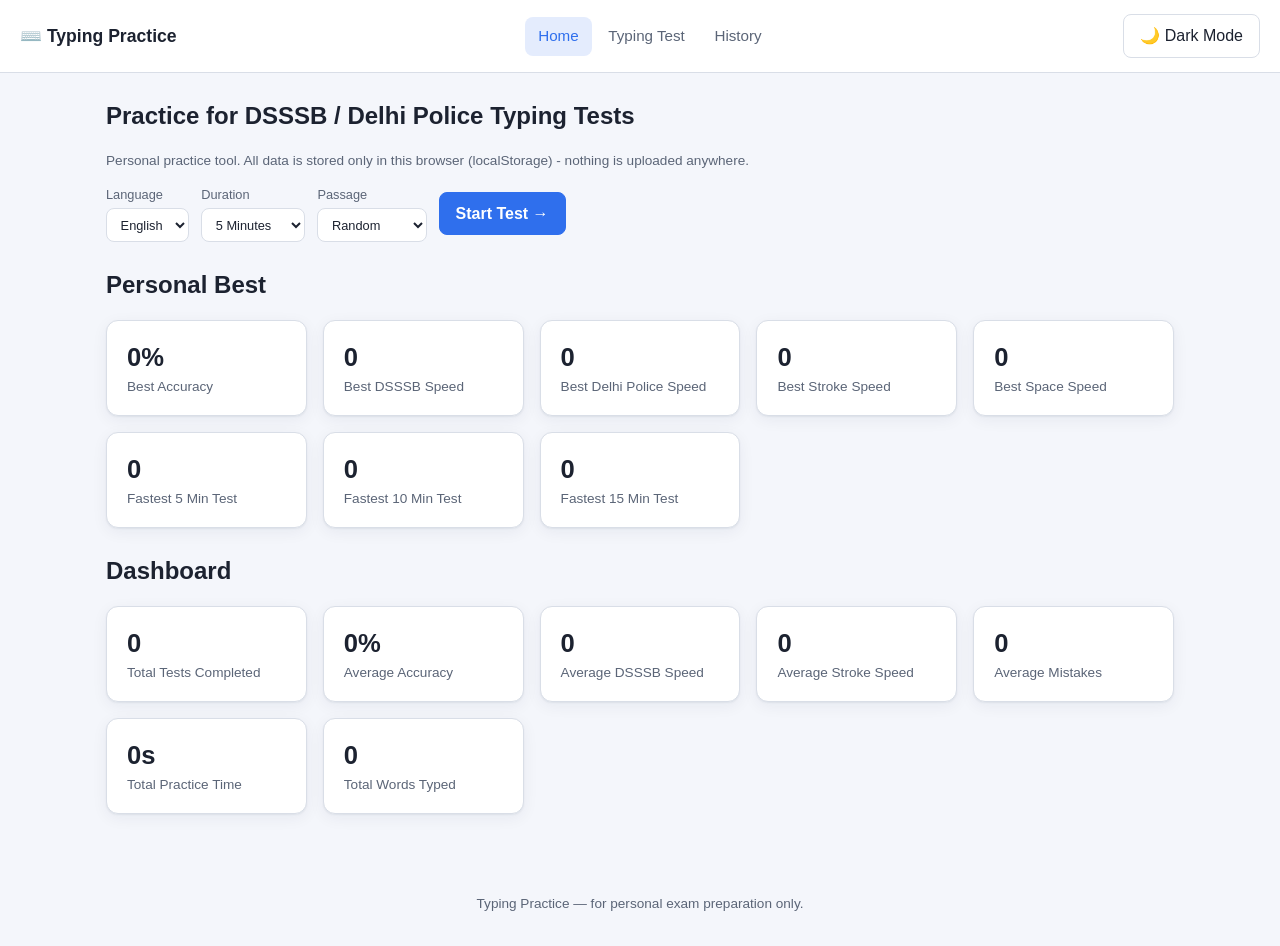
<file: index.html>
<!DOCTYPE html>
<html lang="en" data-theme="light">
<head>
<meta charset="UTF-8" />
<meta name="viewport" content="width=device-width, initial-scale=1.0" />
<title>Typing Practice - Home</title>
<link rel="stylesheet" href="css/style.css?v=4" />
</head>
<body>
<header class="navbar">
  <a class="brand" href="index.html">⌨️ Typing Practice</a>
  <nav class="nav-links" aria-label="Primary">
    <a href="index.html" class="active" aria-current="page">Home</a>
    <a href="test.html">Typing Test</a>
    <a href="history.html">History</a>
  </nav>
  <div class="nav-actions">
    <button type="button" data-theme-toggle aria-pressed="false">🌙 Dark Mode</button>
  </div>
</header>

<main class="container">
  <section class="page-section">
    <h1>Practice for DSSSB / Delhi Police Typing Tests</h1>
    <p class="hint-text">Personal practice tool. All data is stored only in this browser (localStorage) - nothing is uploaded anywhere.</p>

    <div class="setup-bar" id="launcher-bar">
      <label for="launcher-language">Language
        <select id="launcher-language">
          <option value="english">English</option>
          <option value="hindi">Hindi</option>
        </select>
      </label>
      <label for="launcher-duration">Duration
        <select id="launcher-duration">
          <option value="60">1 Minute</option>
          <option value="120">2 Minutes</option>
          <option value="180">3 Minutes</option>
          <option value="300" selected>5 Minutes</option>
          <option value="600">10 Minutes</option>
          <option value="900">15 Minutes</option>
        </select>
      </label>
      <label for="launcher-passage">Passage
        <select id="launcher-passage"></select>
      </label>
      <button type="button" id="launcher-start-btn" class="primary">Start Test →</button>
    </div>
  </section>

  <section class="page-section">
    <h2>Personal Best</h2>
    <div id="personal-best-grid" class="grid"></div>
  </section>

  <section class="page-section">
    <h2>Dashboard</h2>
    <div id="dashboard-grid" class="grid"></div>
  </section>
</main>

<footer class="site-footer">Typing Practice &mdash; for personal exam preparation only.</footer>

<script type="module" src="js/home.js?v=3"></script>
</body>
</html>
</file>
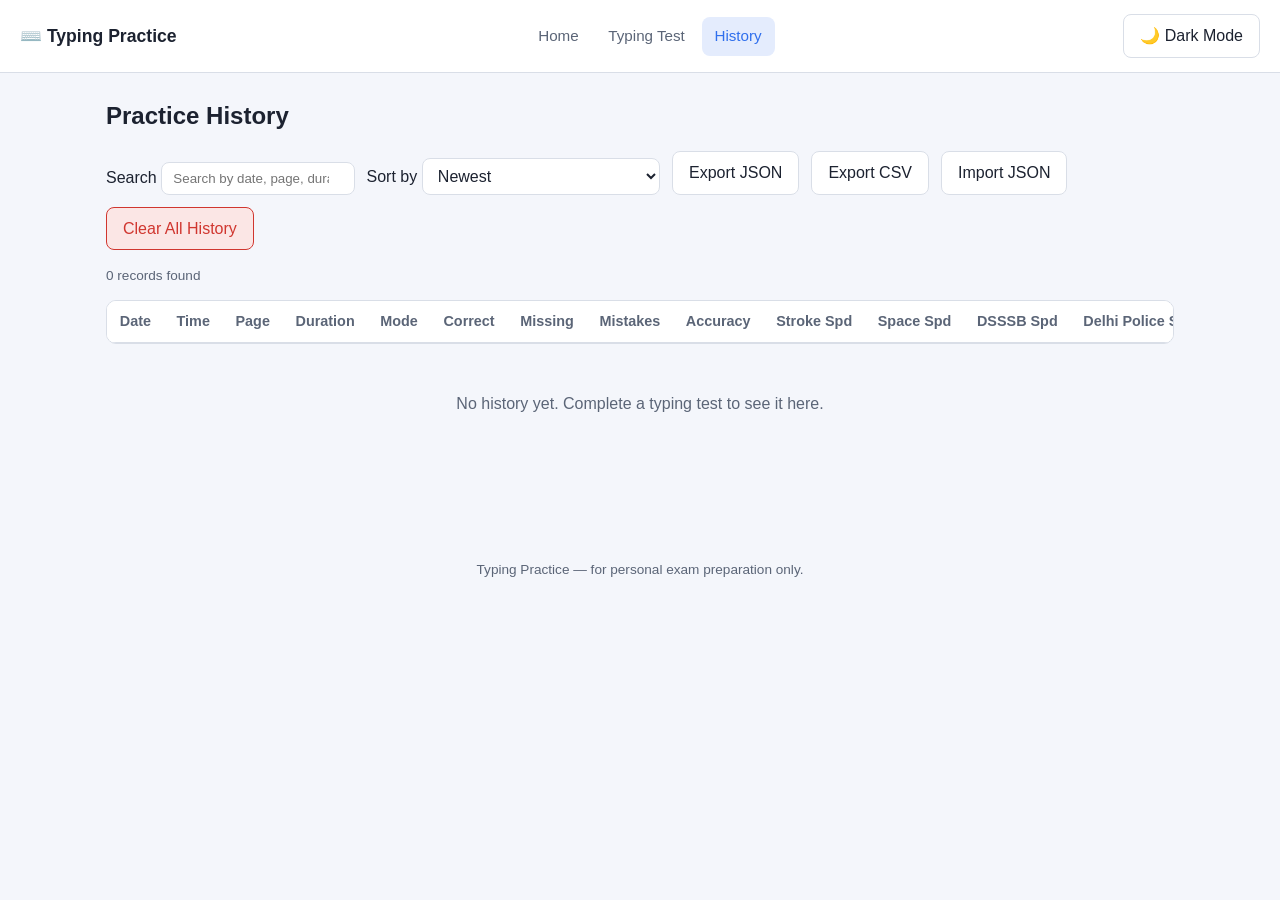
<file: history.html>
<!DOCTYPE html>
<html lang="en" data-theme="light">
<head>
<meta charset="UTF-8" />
<meta name="viewport" content="width=device-width, initial-scale=1.0" />
<title>Typing Practice - History</title>
<link rel="stylesheet" href="css/style.css?v=4" />
</head>
<body>
<header class="navbar">
  <a class="brand" href="index.html">⌨️ Typing Practice</a>
  <nav class="nav-links" aria-label="Primary">
    <a href="index.html">Home</a>
    <a href="test.html">Typing Test</a>
    <a href="history.html" class="active" aria-current="page">History</a>
  </nav>
  <div class="nav-actions">
    <button type="button" data-theme-toggle aria-pressed="false">🌙 Dark Mode</button>
  </div>
</header>

<main class="container">
  <section class="page-section">
    <h1>Practice History</h1>

    <div class="toolbar">
      <label for="search-input">Search
        <input type="search" id="search-input" placeholder="Search by date, page, duration..." />
      </label>
      <label for="sort-select">Sort by
        <select id="sort-select">
          <option value="newest">Newest</option>
          <option value="oldest">Oldest</option>
          <option value="accuracy">Highest Accuracy</option>
          <option value="dsssb">Highest DSSSB Speed</option>
          <option value="delhiPolice">Highest Delhi Police Speed</option>
          <option value="stroke">Highest Stroke Speed</option>
        </select>
      </label>
      <button type="button" id="export-json-btn">Export JSON</button>
      <button type="button" id="export-csv-btn">Export CSV</button>
      <label class="btn" for="import-file" style="cursor:pointer;">Import JSON</label>
      <input type="file" id="import-file" accept="application/json" class="visually-hidden" />
      <button type="button" id="clear-all-btn" class="danger">Clear All History</button>
    </div>

    <p class="hint-text" id="result-count"></p>

    <div class="table-wrap">
      <table>
        <thead>
          <tr>
            <th>Date</th><th>Time</th><th>Page</th><th>Duration</th><th>Mode</th>
            <th>Correct</th><th>Missing</th><th>Mistakes</th><th>Accuracy</th>
            <th>Stroke Spd</th><th>Space Spd</th><th>DSSSB Spd</th><th>Delhi Police Spd</th>
            <th>Actions</th>
          </tr>
        </thead>
        <tbody id="history-tbody"></tbody>
      </table>
    </div>

    <div id="empty-state" class="empty-state" hidden>No history yet. Complete a typing test to see it here.</div>

    <div class="pagination" id="pagination"></div>
  </section>
</main>

<footer class="site-footer">Typing Practice &mdash; for personal exam preparation only.</footer>

<script type="module" src="js/historyPage.js"></script>
</body>
</html>
</file>
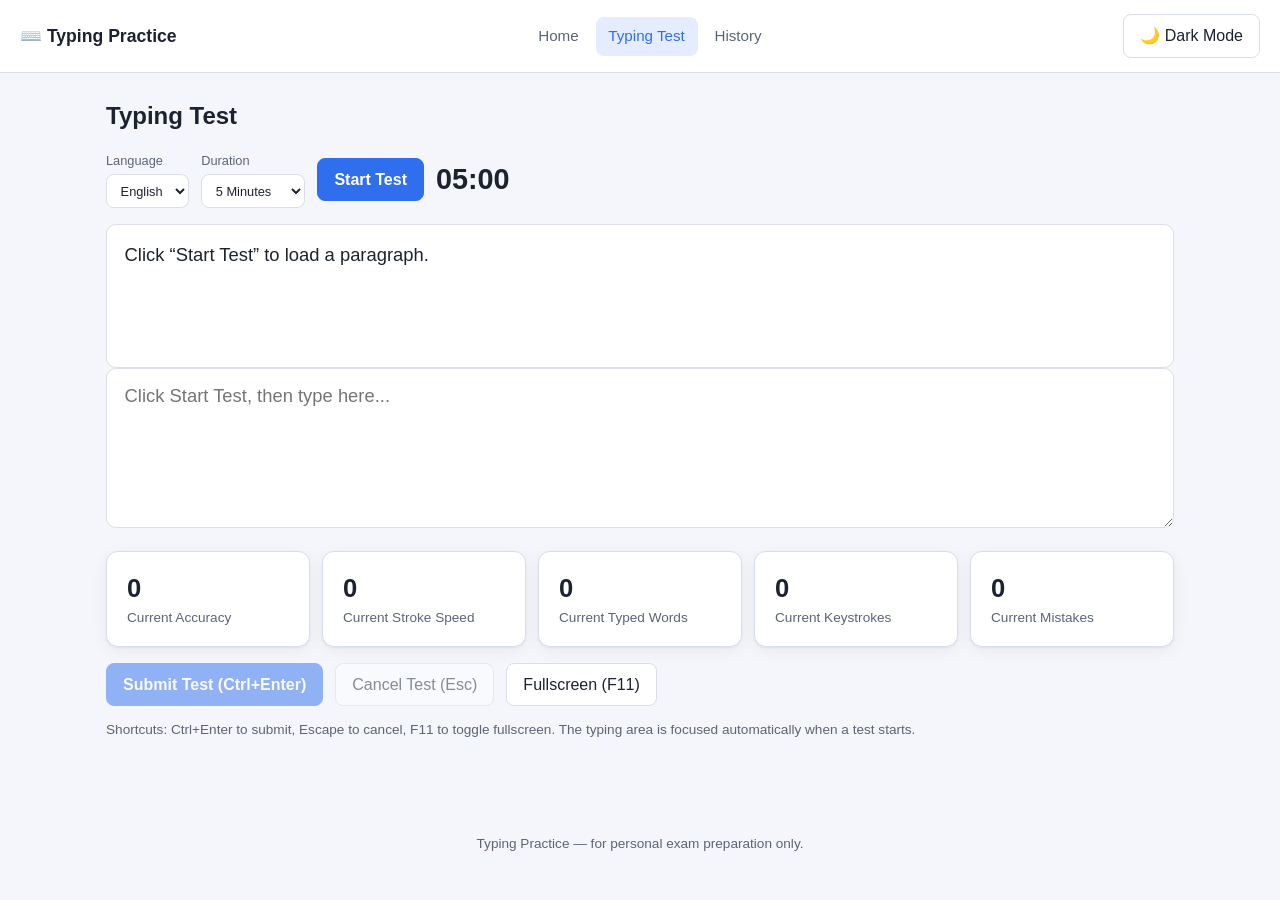
<file: test.html>
<!DOCTYPE html>
<html lang="en" data-theme="light">
<head>
<meta charset="UTF-8" />
<meta name="viewport" content="width=device-width, initial-scale=1.0" />
<title>Typing Practice - Typing Test</title>
<link rel="stylesheet" href="css/style.css?v=4" />
</head>
<body>
<header class="navbar">
  <a class="brand" href="index.html">⌨️ Typing Practice</a>
  <nav class="nav-links" aria-label="Primary">
    <a href="index.html">Home</a>
    <a href="test.html" class="active" aria-current="page">Typing Test</a>
    <a href="history.html">History</a>
  </nav>
  <div class="nav-actions">
    <button type="button" data-theme-toggle aria-pressed="false">🌙 Dark Mode</button>
  </div>
</header>

<main class="container">
  <section class="page-section">
    <h1>Typing Test</h1>

    <div class="setup-bar" id="setup-bar">
      <label for="language-select">Language
        <select id="language-select">
          <option value="english">English</option>
          <option value="hindi">Hindi</option>
        </select>
      </label>
      <label for="duration-select">Duration
        <select id="duration-select">
          <option value="60">1 Minute</option>
          <option value="120">2 Minutes</option>
          <option value="180">3 Minutes</option>
          <option value="300" selected>5 Minutes</option>
          <option value="600">10 Minutes</option>
          <option value="900">15 Minutes</option>
        </select>
      </label>
      <button type="button" id="start-btn" class="primary">Start Test</button>
      <span class="mode-readout" id="mode-readout" hidden></span>
      <span class="timer-display" id="timer-display" aria-live="polite">00:00</span>
    </div>

    <h2 class="visually-hidden">Paragraph to type</h2>
    <div id="paragraph-display" class="paragraph-display" aria-live="off"></div>

    <label for="typing-area" class="visually-hidden">Typing area</label>
    <textarea id="typing-area" class="typing-area" placeholder="Click Start Test, then type here..." disabled></textarea>

    <div class="live-stats-bar" aria-live="polite">
      <div class="card stat-card"><div class="stat-value" id="live-accuracy">0%</div><div class="stat-label">Current Accuracy</div></div>
      <div class="card stat-card"><div class="stat-value" id="live-stroke-speed">0</div><div class="stat-label">Current Stroke Speed</div></div>
      <div class="card stat-card"><div class="stat-value" id="live-words">0</div><div class="stat-label">Current Typed Words</div></div>
      <div class="card stat-card"><div class="stat-value" id="live-keystrokes">0</div><div class="stat-label">Current Keystrokes</div></div>
      <div class="card stat-card"><div class="stat-value" id="live-mistakes">0</div><div class="stat-label">Current Mistakes</div></div>
    </div>

    <div class="action-row">
      <button type="button" id="submit-btn" class="primary" disabled>Submit Test (Ctrl+Enter)</button>
      <button type="button" id="cancel-btn" disabled>Cancel Test (Esc)</button>
      <button type="button" id="fullscreen-btn">Fullscreen (F11)</button>
    </div>
    <p class="hint-text" id="shortcut-hint">Shortcuts: Ctrl+Enter to submit, Escape to cancel, F11 to toggle fullscreen. The typing area is focused automatically when a test starts.</p>
  </section>

  <section class="page-section" id="results-section" hidden>
    <h2>Results</h2>
    <div id="results-grid" class="grid"></div>
    <h2>Error Review</h2>
    <div id="error-review"></div>
    <div class="action-row">
      <button type="button" id="new-test-btn" class="primary">Start Another Test</button>
    </div>
  </section>
</main>

<footer class="site-footer">Typing Practice &mdash; for personal exam preparation only.</footer>

<script type="module" src="js/testPage.js?v=3"></script>
</body>
</html>
</file>
<file: css/style.css>
/* style.css - shared styles for all pages. CSS variables drive theming so
   theme.js only needs to flip a single data-theme attribute. */

:root[data-theme="light"] {
  --bg: #f4f6fb;
  --bg-elevated: #ffffff;
  --text: #1c2230;
  --text-muted: #5b6577;
  --border: #d9dee7;
  --accent: #2f6fed;
  --accent-contrast: #ffffff;
  --success: #1a8f4c;
  --success-bg: #e3f6ea;
  --danger: #d0362f;
  --danger-bg: #fbe6e5;
  --warning: #b8720a;
  --warning-bg: #fdefdb;
  --info: #2255c8;
  --info-bg: #e4ecfd;
  --shadow: 0 1px 2px rgba(20, 30, 60, 0.06), 0 4px 16px rgba(20, 30, 60, 0.06);
  --focus-ring: #2f6fed;
}

:root[data-theme="dark"] {
  --bg: #10131a;
  --bg-elevated: #1a1f2b;
  --text: #eef1f7;
  --text-muted: #9aa4b8;
  --border: #2b3242;
  --accent: #5f93ff;
  --accent-contrast: #0a0e16;
  --success: #47d187;
  --success-bg: #123425;
  --danger: #ff6b62;
  --danger-bg: #3a1817;
  --warning: #ffb648;
  --warning-bg: #3a2a0d;
  --info: #7aa6ff;
  --info-bg: #16223f;
  --shadow: 0 1px 2px rgba(0, 0, 0, 0.4), 0 4px 20px rgba(0, 0, 0, 0.35);
  --focus-ring: #7aa6ff;
}

* { box-sizing: border-box; }

html, body {
  margin: 0;
  padding: 0;
  max-width: 100%;
  overflow-x: hidden;
}

body {
  background: var(--bg);
  color: var(--text);
  font-family: "Segoe UI", "Noto Sans Devanagari", Roboto, Arial, sans-serif;
  line-height: 1.5;
  transition: background 0.2s ease, color 0.2s ease;
}

a { color: var(--accent); }

.container {
  max-width: 1100px;
  margin: 0 auto;
  padding: 0 1rem 3rem;
}

/* Navigation */
.navbar {
  display: flex;
  align-items: center;
  justify-content: space-between;
  gap: 1rem;
  flex-wrap: wrap;
  padding: 0.9rem 1.25rem;
  background: var(--bg-elevated);
  border-bottom: 1px solid var(--border);
  position: sticky;
  top: 0;
  z-index: 20;
}

.navbar .brand {
  font-weight: 700;
  font-size: 1.1rem;
  text-decoration: none;
  color: var(--text);
}

.nav-links {
  display: flex;
  gap: 0.25rem;
  flex-wrap: wrap;
}

.nav-links a {
  text-decoration: none;
  color: var(--text-muted);
  padding: 0.5rem 0.8rem;
  border-radius: 8px;
  font-size: 0.95rem;
}

.nav-links a:hover, .nav-links a.active {
  background: var(--info-bg);
  color: var(--accent);
}

.nav-actions {
  display: flex;
  gap: 0.5rem;
  align-items: center;
}

/* Buttons */
button, .btn {
  font: inherit;
  cursor: pointer;
  border-radius: 8px;
  border: 1px solid var(--border);
  background: var(--bg-elevated);
  color: var(--text);
  padding: 0.55rem 1rem;
}

button:hover, .btn:hover { border-color: var(--accent); }

button.primary {
  background: var(--accent);
  color: var(--accent-contrast);
  border-color: var(--accent);
  font-weight: 600;
}

button.danger {
  background: var(--danger-bg);
  color: var(--danger);
  border-color: var(--danger);
}

button:disabled { opacity: 0.5; cursor: not-allowed; }

button:focus-visible, a:focus-visible, input:focus-visible, select:focus-visible, textarea:focus-visible, [tabindex]:focus-visible {
  outline: 3px solid var(--focus-ring);
  outline-offset: 2px;
}

/* Cards / grid */
.card {
  background: var(--bg-elevated);
  border: 1px solid var(--border);
  border-radius: 12px;
  padding: 1.1rem 1.25rem;
  box-shadow: var(--shadow);
}

.grid {
  display: grid;
  gap: 1rem;
  grid-template-columns: repeat(auto-fit, minmax(190px, 1fr));
}

.stat-card {
  text-align: left;
}

.stat-card .stat-value {
  font-size: 1.6rem;
  font-weight: 700;
}

.stat-card .stat-label {
  color: var(--text-muted);
  font-size: 0.85rem;
}

section.page-section {
  margin-top: 1.75rem;
}

h1, h2, h3 { line-height: 1.25; }

/* Test page */
.setup-bar {
  display: flex;
  gap: 0.75rem;
  flex-wrap: wrap;
  align-items: center;
  margin-bottom: 1rem;
}

.setup-bar label {
  display: flex;
  flex-direction: column;
  font-size: 0.8rem;
  color: var(--text-muted);
  gap: 0.25rem;
}

select {
  font: inherit;
  padding: 0.45rem 0.6rem;
  border-radius: 8px;
  border: 1px solid var(--border);
  background: var(--bg-elevated);
  color: var(--text);
}

.paragraph-display {
  font-size: 1.15rem;
  padding: 1rem 1.1rem;
  background: var(--bg-elevated);
  border: 1px solid var(--border);
  border-radius: 10px;
  height: 9rem;
  overflow-y: auto;
  position: relative;
  scroll-behavior: auto;
}

.para-word {
  display: inline;
}

.para-word-pending { color: var(--text-muted); }
.para-word-correct { color: var(--success); }
.para-word-wrong { color: var(--danger); text-decoration: underline wavy; }
.para-word-current {
  color: var(--text);
  background: var(--info-bg);
  border-radius: 4px;
  box-shadow: 0 0 0 2px var(--accent);
}

.typing-area {
  width: 100%;
  min-height: 10rem;
  font-size: 1.15rem;
  font-family: inherit;
  padding: 1rem 1.1rem;
  border-radius: 10px;
  border: 1px solid var(--border);
  background: var(--bg-elevated);
  color: var(--text);
  resize: vertical;
}

.timer-display {
  font-size: 1.8rem;
  font-weight: 700;
  font-variant-numeric: tabular-nums;
}

.live-stats-bar {
  display: grid;
  grid-template-columns: repeat(auto-fit, minmax(140px, 1fr));
  gap: 0.75rem;
  margin: 1rem 0;
}

.action-row {
  display: flex;
  gap: 0.75rem;
  flex-wrap: wrap;
  margin-top: 1rem;
}

.hint-text { color: var(--text-muted); font-size: 0.85rem; }

.mode-readout {
  color: var(--text-muted);
  font-size: 0.9rem;
}

/* While a test is running, the page must not scroll (Monkeytype-style):
   only the paragraph box scrolls internally. The setup controls collapse
   to a compact readout so the whole test view fits the viewport. */
body.test-locked {
  overflow: hidden;
  height: 100vh;
}

body.test-locked #setup-bar label,
body.test-locked #start-btn,
body.test-locked #shortcut-hint {
  display: none;
}

body.test-locked .container {
  padding-bottom: 0.5rem;
}

body.test-locked .page-section {
  margin-top: 1rem;
}

body.test-locked .live-stats-bar {
  margin: 0.75rem 0;
}

body.test-locked .typing-area {
  min-height: 7rem;
}

/* On narrow screens the navbar alone wraps to several lines, so locking
   the whole page to 100vh would push the Submit/Cancel buttons off-screen
   with no way to reach them. Keep the internal paragraph-box auto-scroll
   (still useful at any size) but let the page itself scroll normally. */
@media (max-width: 700px) {
  body.test-locked {
    overflow: visible;
    height: auto;
  }
}

/* Error review */
.error-review-block { margin-bottom: 1rem; }
.original-text { color: var(--text-muted); }

.word-diff { display: flex; flex-wrap: wrap; gap: 0.35rem 0.4rem; }

.word-chip {
  padding: 0.05rem 0.35rem;
  border-radius: 5px;
}

.word-correct { background: var(--success-bg); color: var(--success); }
.word-wrong { background: var(--danger-bg); color: var(--danger); cursor: help; text-decoration: underline dotted; }
.word-missing { background: var(--warning-bg); color: var(--warning); }
.word-extra { background: var(--info-bg); color: var(--info); }

.word-legend { display: flex; gap: 1rem; flex-wrap: wrap; margin-top: 0.75rem; font-size: 0.85rem; color: var(--text-muted); }
.legend-item { display: flex; align-items: center; gap: 0.35rem; }
.swatch { width: 0.9rem; height: 0.9rem; border-radius: 3px; display: inline-block; }

/* History page */
.toolbar {
  display: flex;
  gap: 0.75rem;
  flex-wrap: wrap;
  align-items: end;
  margin-bottom: 1rem;
}

.toolbar input[type="search"], .toolbar select {
  padding: 0.5rem 0.7rem;
  border-radius: 8px;
  border: 1px solid var(--border);
  background: var(--bg-elevated);
  color: var(--text);
}

.table-wrap {
  overflow-x: auto;
  border: 1px solid var(--border);
  border-radius: 10px;
}

table {
  border-collapse: collapse;
  width: 100%;
  min-width: 900px;
  background: var(--bg-elevated);
}

th, td {
  text-align: left;
  padding: 0.6rem 0.8rem;
  border-bottom: 1px solid var(--border);
  font-size: 0.9rem;
  white-space: nowrap;
}

th { color: var(--text-muted); font-weight: 600; position: sticky; top: 0; background: var(--bg-elevated); }

tr:hover td { background: var(--info-bg); }

.pagination {
  display: flex;
  gap: 0.5rem;
  align-items: center;
  justify-content: center;
  margin-top: 1rem;
  flex-wrap: wrap;
}

.badge {
  display: inline-block;
  padding: 0.15rem 0.5rem;
  border-radius: 999px;
  font-size: 0.75rem;
  background: var(--info-bg);
  color: var(--info);
}

.empty-state {
  text-align: center;
  color: var(--text-muted);
  padding: 3rem 1rem;
}

footer.site-footer {
  text-align: center;
  color: var(--text-muted);
  font-size: 0.85rem;
  padding: 2rem 1rem;
}

/* Responsive */
@media (max-width: 640px) {
  .navbar { padding: 0.75rem 1rem; }
  .timer-display { font-size: 1.4rem; }
  .paragraph-display, .typing-area { font-size: 1rem; }
  .paragraph-display { height: 7rem; }
  table { min-width: 700px; }
}

.visually-hidden {
  position: absolute;
  width: 1px; height: 1px;
  overflow: hidden;
  clip: rect(0 0 0 0);
  white-space: nowrap;
}
</file>
